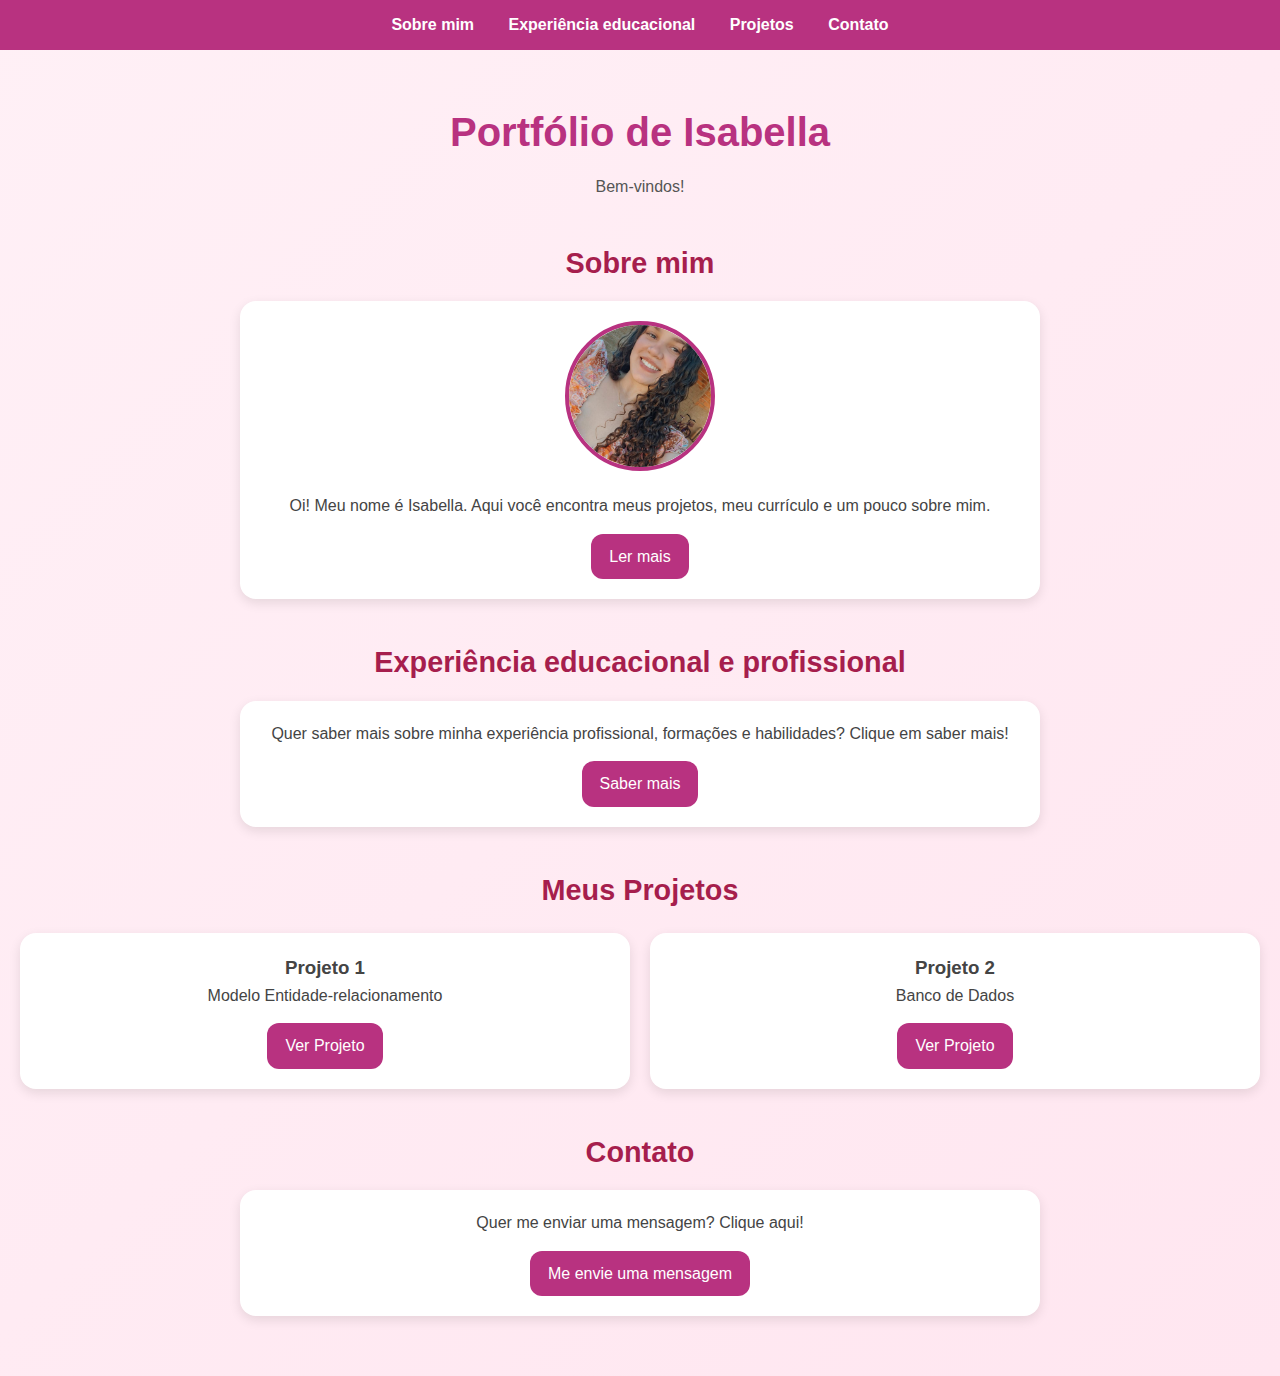
<file: index.html>
<!DOCTYPE html>
<html lang="pt-BR">
<head>
  <meta charset="UTF-8">
  <meta name="viewport" content="width=device-width, initial-scale=1.0">
  <title>Portfólio - Isabella</title>
  <link rel="stylesheet" href="index.css">
</head>
<body>
  <nav>
    <a href="#sobre">Sobre mim</a>
    <a href="#Experiência educacional">Experiência educacional</a>
    <a href="#projetos">Projetos</a>
    <a href="#contato">Contato</a>
  </nav>

  <header>
    <h1> Portfólio de Isabella </h1>
    <p>Bem-vindos!</p>
  </header>

  <!-- Sobre mim -->
  <section class="section" id="sobre">
    <h2>Sobre mim</h2>
    <div class="card">
      <!-- Espaço para foto -->
      <img src="perfil.jpg" alt="Foto de Isabella" class="foto-perfil">
      <p>
        Oi! Meu nome é Isabella. Aqui você encontra meus projetos,
        meu currículo e um pouco sobre mim.
      </p>
      <a href=sobre.html>Ler mais</a>
    </div>
  </section>

  <!-- Currículo -->
  <section class="section" id="Experiência educacional">
    <h2>Experiência educacional e profissional</h2>
    <div class="card">
      <p>
        Quer saber mais sobre minha experiência profissional, formações e habilidades?
        Clique em saber mais!
      </p>
      <a href="currículo.html" target="_blank">Saber mais</a>
    </div>
  </section>

  <section class="section" id="projetos">
    <h2>Meus Projetos</h2>
    <div class="portfolio">
      <div class="card">
        <h3>Projeto 1</h3>
        <p>Modelo Entidade-relacionamento</p>
        <a href="projeto1.html" target="_blank">Ver Projeto</a>
      </div>
      <div class="card">
        <h3>Projeto 2</h3>
        <p>Banco de Dados</p>
        <a href="projeto2.html" target="_blank">Ver Projeto</a>
      </div>
    </div>
  </section>

  <section class="section" id="contato">
    <h2>Contato</h2>
    <div class="card">
      
      <p>
        Quer me enviar uma mensagem? Clique aqui!
      </p>
      <a href="contato.html">Me envie uma mensagem</a>
    </div>
  </section>
</body>
</html>
</file>
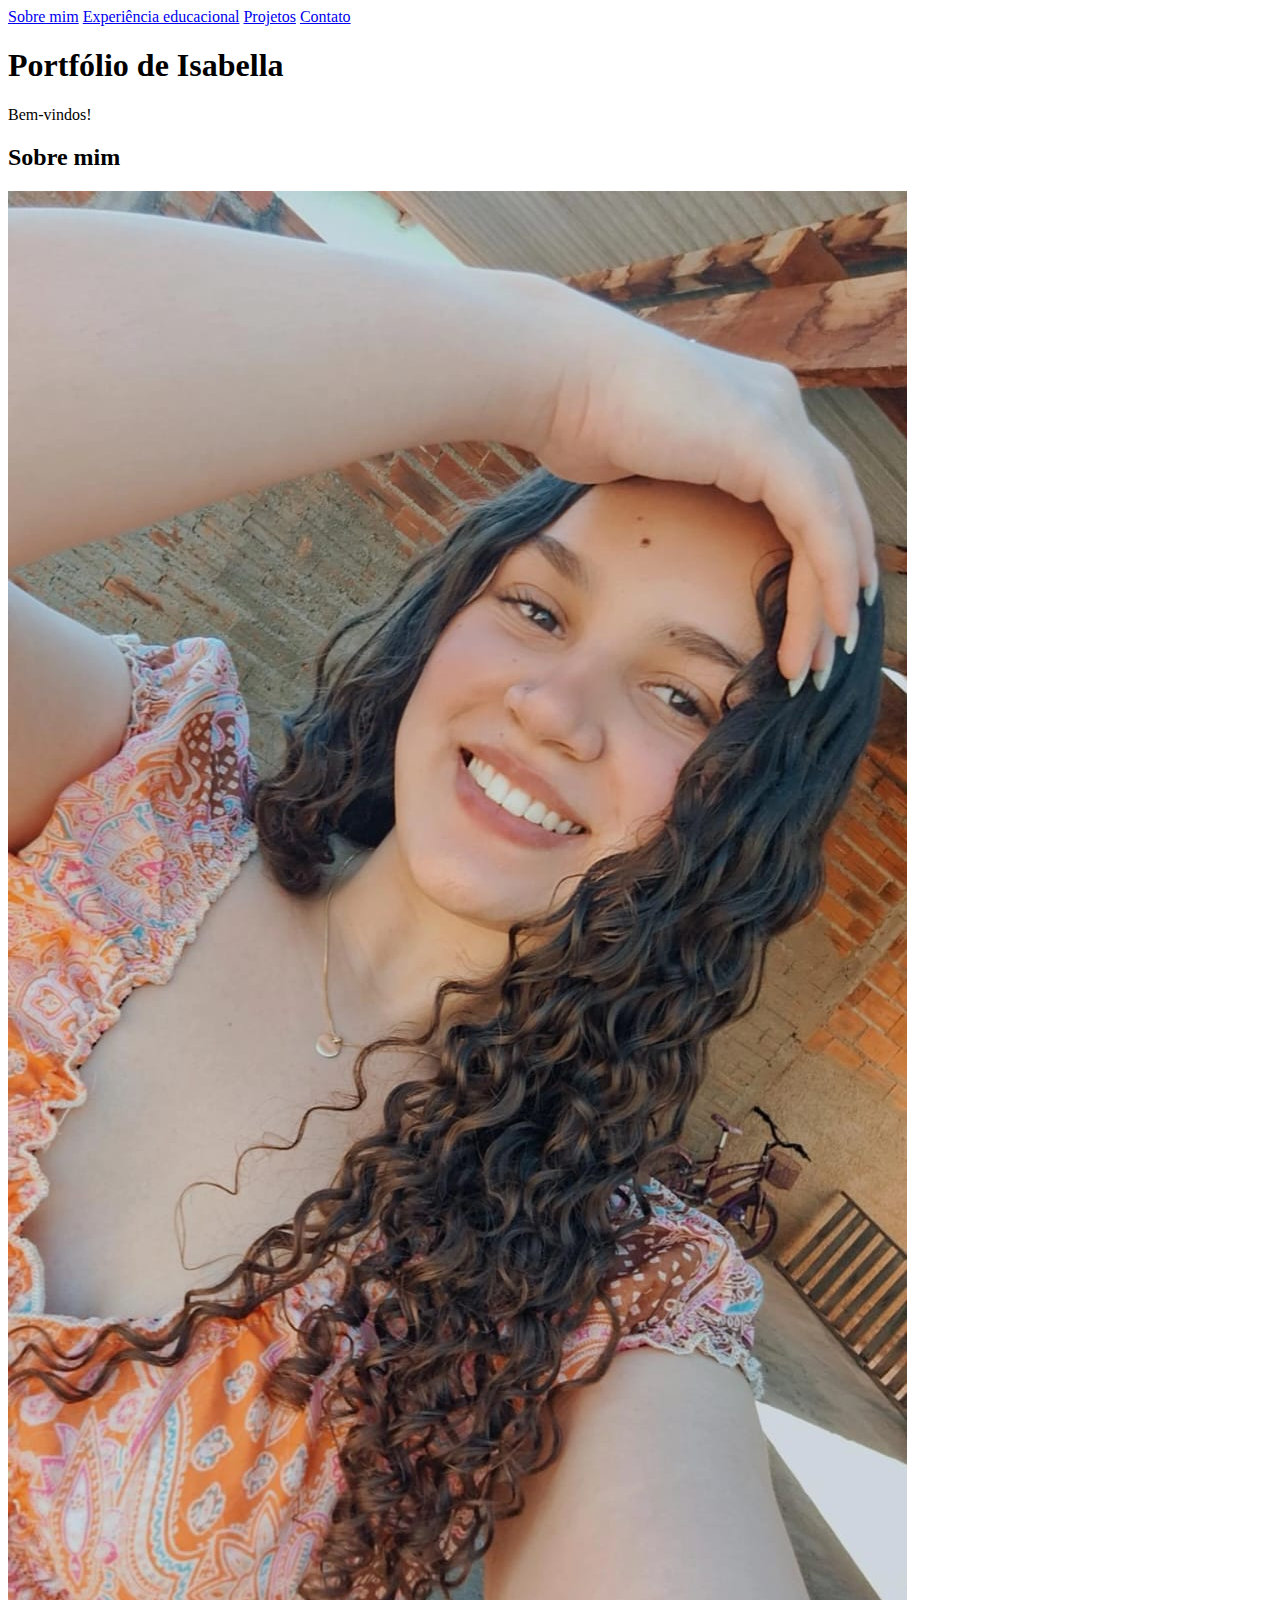
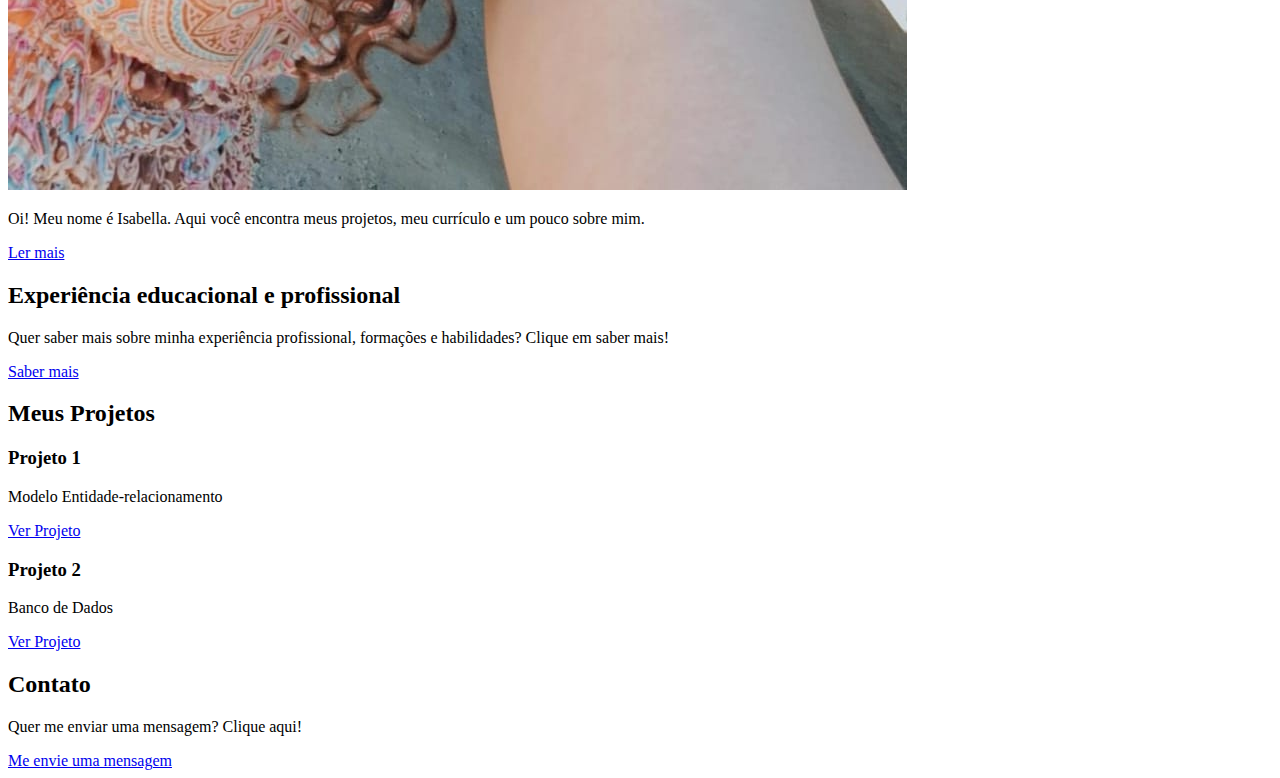
<file: Trabalho Dev.Web/index.html>
<!DOCTYPE html>
<html lang="pt-BR">
<head>
  <meta charset="UTF-8">
  <meta name="viewport" content="width=device-width, initial-scale=1.0">
  <title>Portfólio - Isabella</title>
  <link rel="stylesheet" href="index.html">
</head>
<body>
  <nav>
    <a href="#sobre">Sobre mim</a>
    <a href="#Experiência educacional">Experiência educacional</a>
    <a href="#projetos">Projetos</a>
    <a href="#contato">Contato</a>
  </nav>

  <header>
    <h1> Portfólio de Isabella </h1>
    <p>Bem-vindos!</p>
  </header>

  <!-- Sobre mim -->
  <section class="section" id="sobre">
    <h2>Sobre mim</h2>
    <div class="card">
      <!-- Espaço para foto -->
      <img src="perfil.jpg" alt="Foto de Isabella" class="foto-perfil">
      <p>
        Oi! Meu nome é Isabella. Aqui você encontra meus projetos,
        meu currículo e um pouco sobre mim.
      </p>
      <a href=sobre.html>Ler mais</a>
    </div>
  </section>

  <!-- Currículo -->
  <section class="section" id="Experiência educacional">
    <h2>Experiência educacional e profissional</h2>
    <div class="card">
      <p>
        Quer saber mais sobre minha experiência profissional, formações e habilidades?
        Clique em saber mais!
      </p>
      <a href="currículo.html" target="_blank">Saber mais</a>
    </div>
  </section>

  <section class="section" id="projetos">
    <h2>Meus Projetos</h2>
    <div class="portfolio">
      <div class="card">
        <h3>Projeto 1</h3>
        <p>Modelo Entidade-relacionamento</p>
        <a href="projeto1.html" target="_blank">Ver Projeto</a>
      </div>
      <div class="card">
        <h3>Projeto 2</h3>
        <p>Banco de Dados</p>
        <a href="projeto2.html" target="_blank">Ver Projeto</a>
      </div>
    </div>
  </section>

  <section class="section" id="contato">
    <h2>Contato</h2>
    <div class="card">
      
      <p>
        Quer me enviar uma mensagem? Clique aqui!
      </p>
      <a href="contato.html">Me envie uma mensagem</a>
    </div>
  </section>
</body>
</html>
</file>
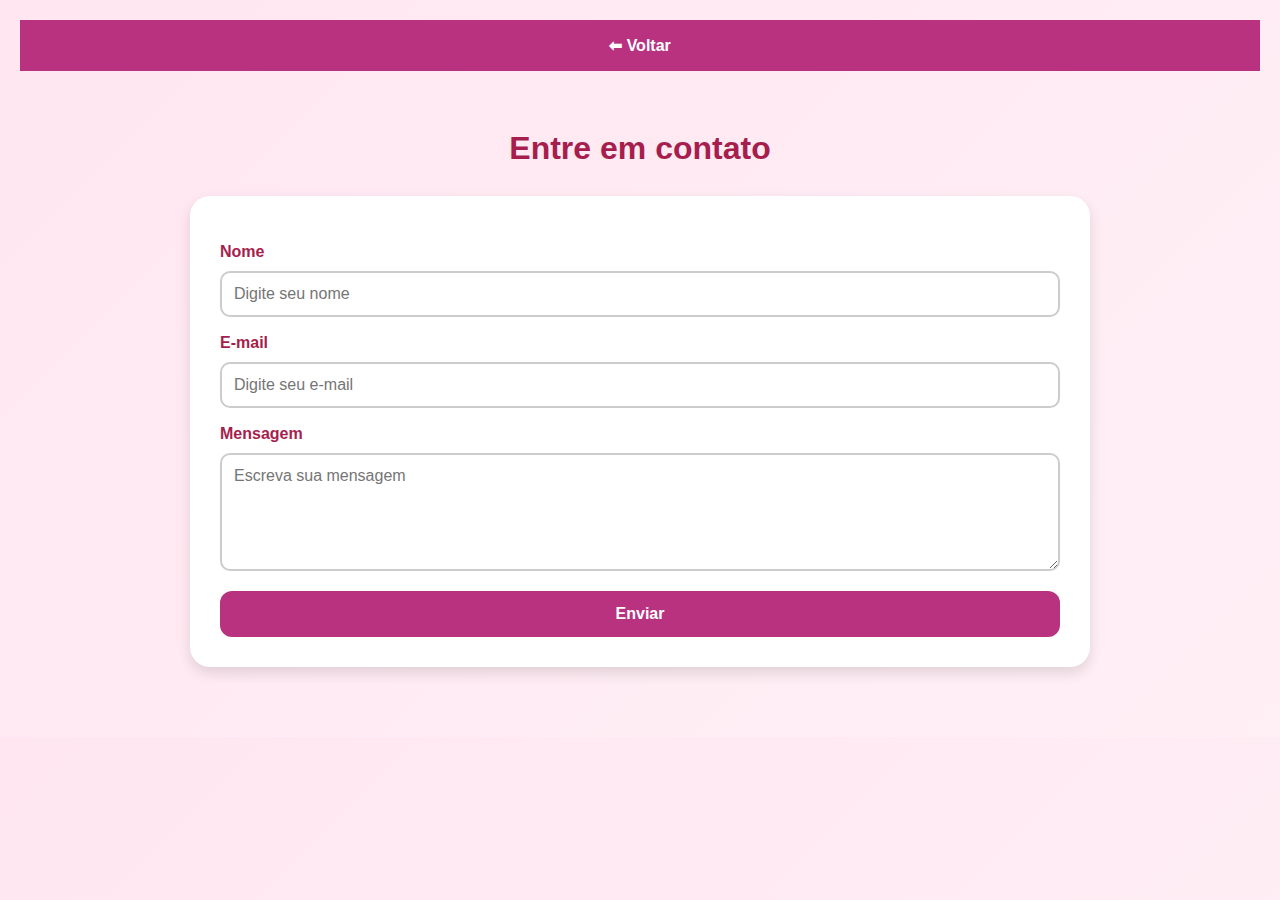
<file: contato.html>
<!DOCTYPE html>
<html lang="pt-BR">
<head>
  <meta charset="UTF-8">
  <meta name="viewport" content="width=device-width, initial-scale=1.0">
  <title>Contato - Isabella</title>
  <link rel="stylesheet" href="contato.css">
</head>
<body>
  <nav>
    <a href="index.html#contato">⬅ Voltar</a>
  </nav>

  <section class="section">
    <h2>Entre em contato</h2>
    <div class="card">
      <form action="#" method="post" class="form-contato">
        <label for="nome">Nome</label>
        <input type="text" id="nome" name="nome" placeholder="Digite seu nome" required>

        <label for="email">E-mail</label>
        <input type="email" id="email" name="email" placeholder="Digite seu e-mail" required>

        <label for="mensagem">Mensagem</label>
        <textarea id="mensagem" name="mensagem" rows="5" placeholder="Escreva sua mensagem" required></textarea>

        <button type="submit">Enviar</button>
      </form>
    </div>
  </section>
</body>
</html>
</file>
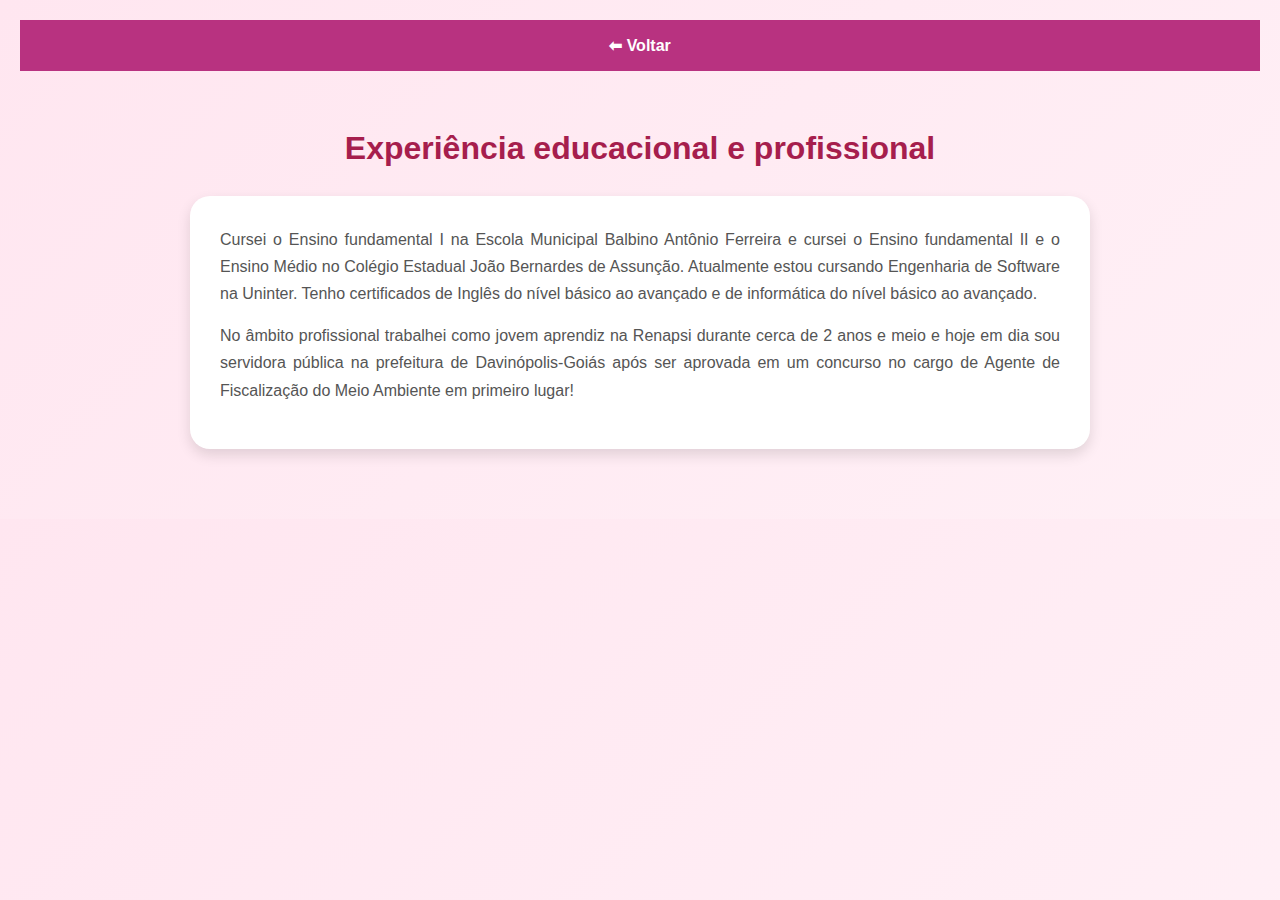
<file: currículo.html>
<!DOCTYPE html>
<html lang="pt-BR">
<head>
  <meta charset="UTF-8">
  <meta name="viewport" content="width=device-width, initial-scale=1.0">
  <title>Sobre mim - Isabella</title>
  <link rel="stylesheet" href="sobre.css">
</head>
<body>
  <nav>
    <a href="index.html">⬅ Voltar</a>
  </nav>

  <section class="section">
    <h2>Experiência educacional e profissional</h2>
    <div class="card">
      <p>
            Cursei o Ensino fundamental I na Escola Municipal Balbino Antônio Ferreira e cursei o Ensino fundamental II e o Ensino Médio no Colégio Estadual João Bernardes de Assunção. Atualmente estou cursando Engenharia de Software na Uninter. Tenho certificados de Inglês do nível básico ao avançado e de informática do nível básico ao avançado.</p>
        <p>
            No âmbito profissional trabalhei como jovem aprendiz na Renapsi durante cerca de 2 anos e meio e hoje em dia sou servidora pública na prefeitura de Davinópolis-Goiás após ser aprovada em um concurso no cargo de Agente de Fiscalização do Meio Ambiente em primeiro lugar!
      </p>
    </div>
  </section>
</body>
</html>
</file>
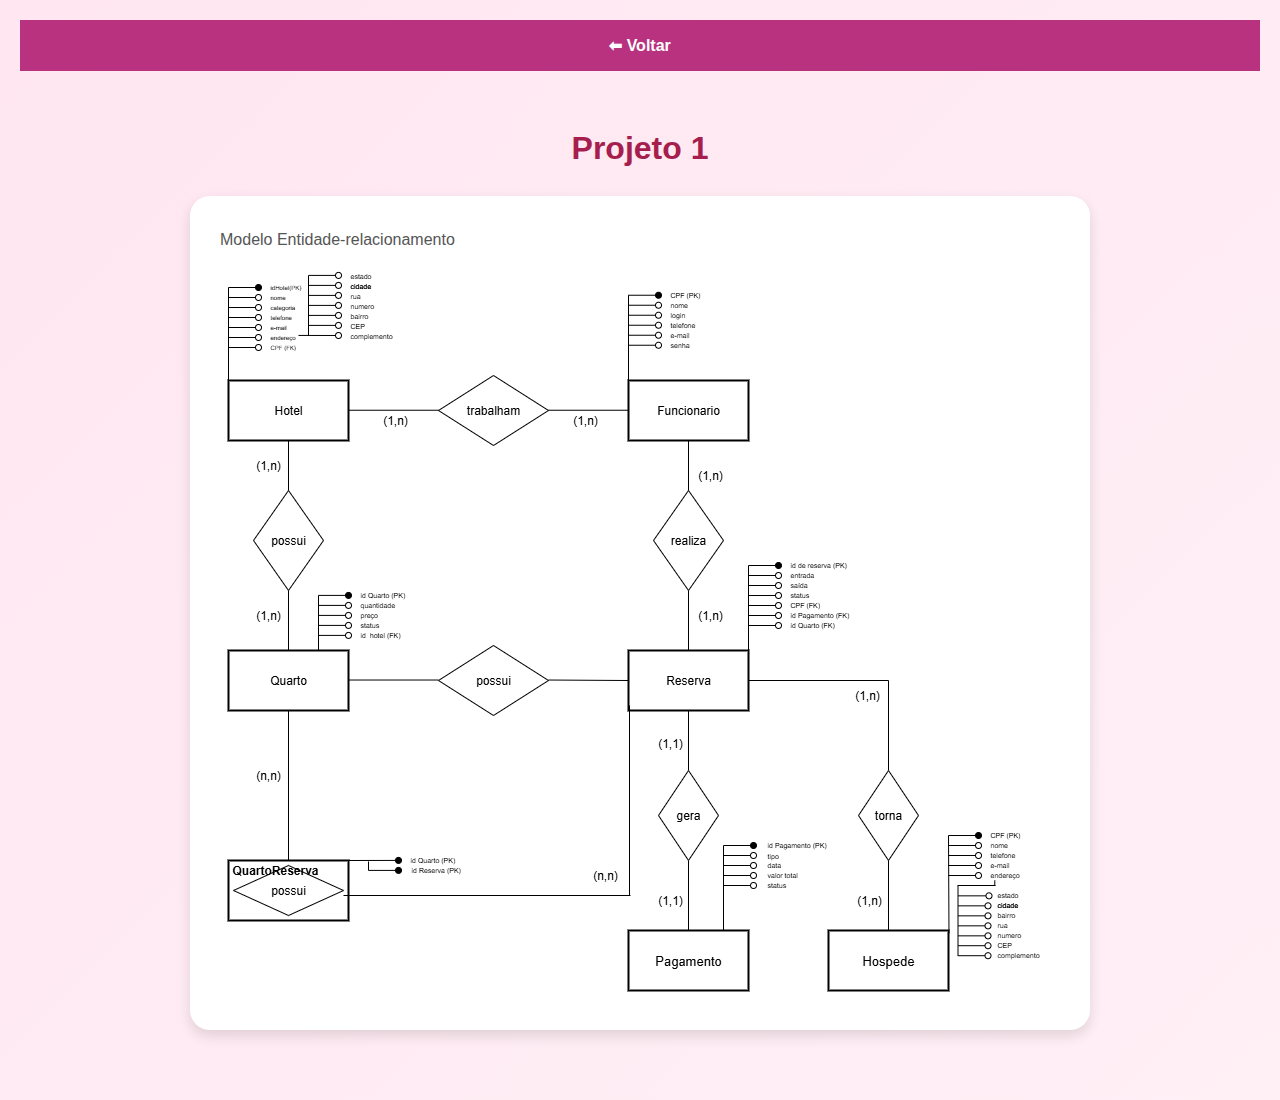
<file: projeto1.html>
<!DOCTYPE html>
<html lang="pt-BR">
<head>
  <meta charset="UTF-8">
  <meta name="viewport" content="width=device-width, initial-scale=1.0">
  <title>Sobre mim - Isabella</title>
  <link rel="stylesheet" href="sobre.css">
</head>
<body>
  <nav>
    <a href="index.html">⬅ Voltar</a>
  </nav>

  <section class="section">
    <h2>Projeto 1</h2>
    <div class="card">
      <p>
           Modelo Entidade-relacionamento</p>
           <img src="Modelo C.drawio (1).png" alt="Modelo Entidade Relacionamento">
       
    </div>
  </section>
</body>
</html>
</file>
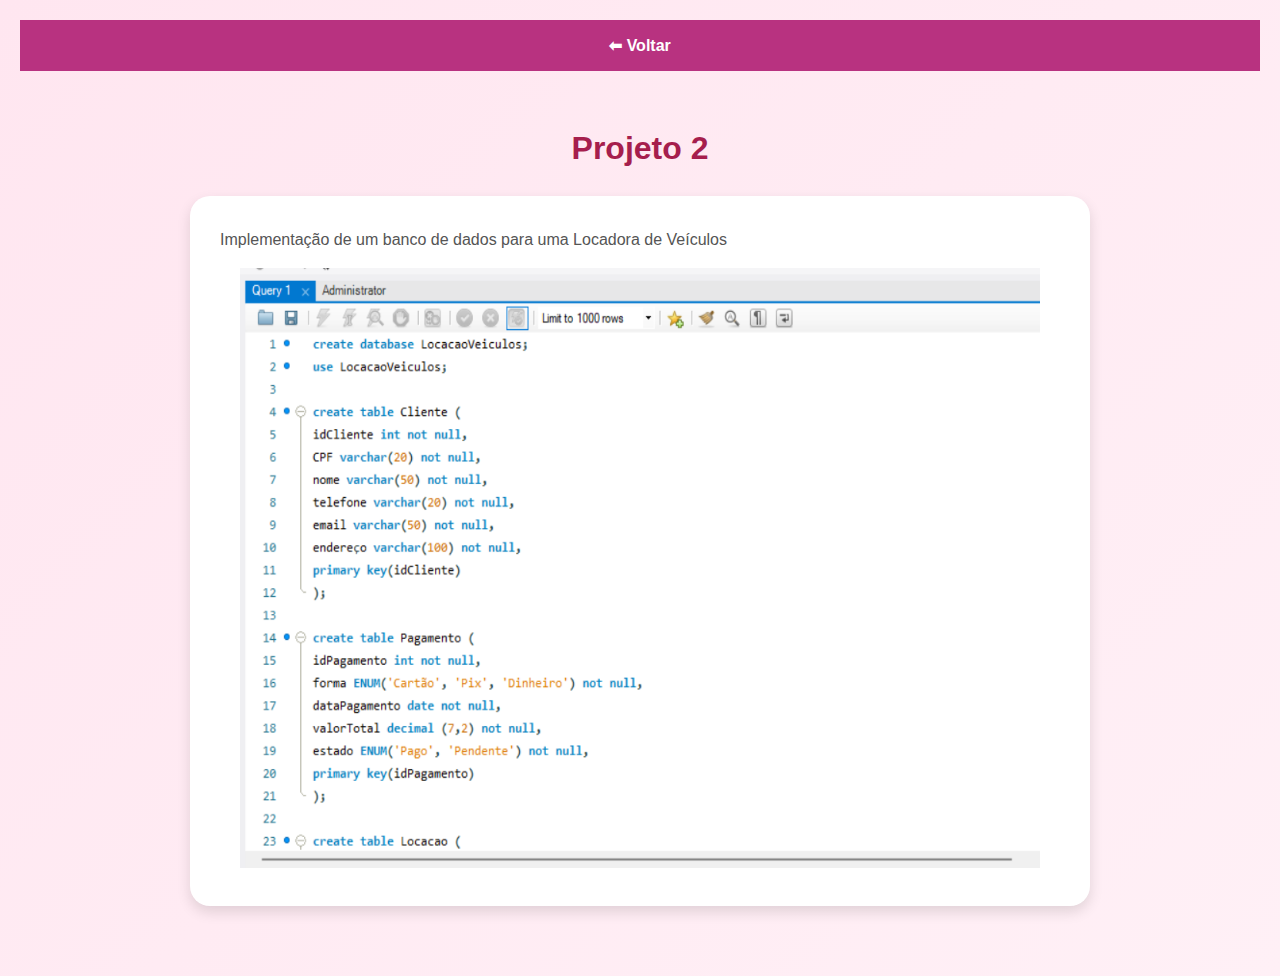
<file: projeto2.html>
<!DOCTYPE html>
<html lang="pt-BR">
<head>
  <meta charset="UTF-8">
  <meta name="viewport" content="width=device-width, initial-scale=1.0">
  <title>Sobre mim - Isabella</title>
  <link rel="stylesheet" href="sobre.css">
</head>
<body>
  <nav>
    <a href="index.html">⬅ Voltar</a>
  </nav>

  <section class="section">
    <h2>Projeto 2</h2>
    <div class="card">
      <p>
           Implementação de um banco de dados para uma Locadora de Veículos</p>
           <img src="Banco de dados.png" alt="Banco de Dados"
           width="800" height="600">
       
    </div>
  </section>
</body>
</html>
</file>
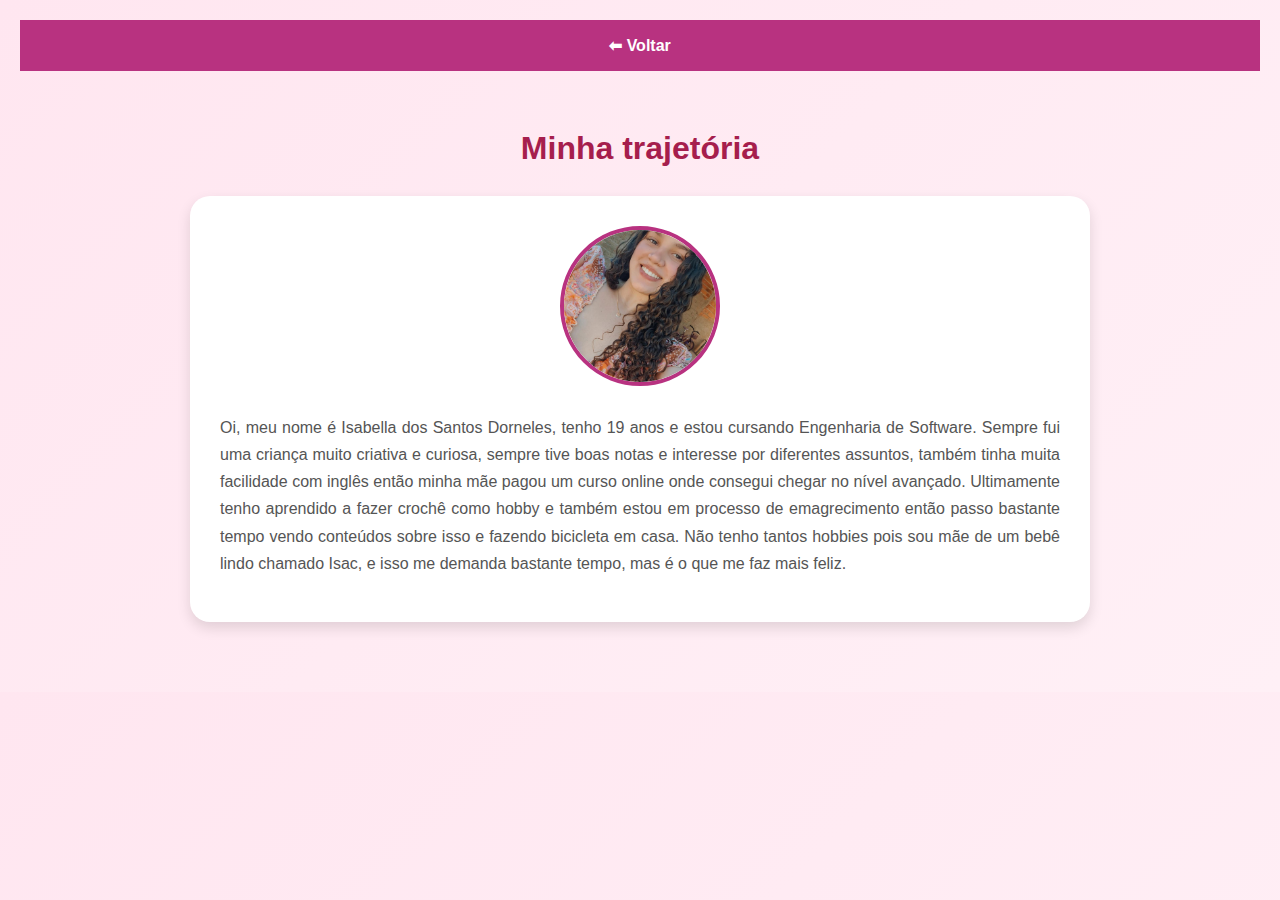
<file: sobre.html>
<!DOCTYPE html>
<html lang="pt-BR">
<head>
  <meta charset="UTF-8">
  <meta name="viewport" content="width=device-width, initial-scale=1.0">
  <title>Sobre mim - Isabella</title>
  <link rel="stylesheet" href="sobre.css">
</head>
<body>
  <nav>
    <a href="index.html">⬅ Voltar</a>
  </nav>

  <section class="section">
    <h2>Minha trajetória</h2>
    <div class="card">
      <img src="perfil.jpg" alt="Foto de Isabella" class="foto-perfil">
      <p>
        Oi, meu nome é Isabella dos Santos Dorneles, tenho 19 anos e estou cursando Engenharia de Software. Sempre fui uma criança muito criativa e curiosa, sempre tive boas notas e interesse por diferentes assuntos, também tinha muita facilidade com inglês então minha mãe pagou um curso online onde consegui chegar no nível avançado. Ultimamente tenho aprendido a fazer crochê como hobby e também estou em processo de emagrecimento então passo bastante tempo vendo conteúdos sobre isso e fazendo bicicleta em casa. Não tenho tantos hobbies pois sou mãe de um bebê lindo chamado Isac, e isso me demanda bastante tempo, mas é o que me faz mais feliz. 
      </p>
    </div>
  </section>
</body>
</html>
</file>
<file: index.css>
/* Reset */
* {
  margin: 0;
  padding: 0;
  box-sizing: border-box;
  font-family: "Segoe UI", sans-serif;
}

body {
  background: linear-gradient(135deg, #fff0f6, #ffe6f0);
  color: #444;
  padding: 20px;
  line-height: 1.6;
}

/* Menu fixo */
nav {
  position: fixed;
  top: 0;
  left: 0;
  width: 100%;
  background: #b83280;
  padding: 12px;
  text-align: center;
  z-index: 1000;
}

nav a {
  color: white;
  margin: 0 15px;
  text-decoration: none;
  font-weight: bold;
  transition: color 0.3s;
}

nav a:hover {
  color: #ffe6f0;
}

header {
  text-align: center;
  margin: 80px 0 40px 0; /* espaço por causa do menu fixo */
}

header h1 {
  font-size: 2.5rem;
  color: #b83280;
  margin-bottom: 10px;
}

header p {
  font-size: 1rem;
  color: #555;
}

/* Layout geral */
.section {
  margin-bottom: 40px;
}

.section h2 {
  color: #a61e4d;
  font-size: 1.8rem;
  margin-bottom: 15px;
  text-align: center;
}

/* Card genérico */
.card {
  background: white;
  padding: 20px;
  border-radius: 16px;
  box-shadow: 0 4px 12px rgba(0,0,0,0.1);
  max-width: 800px;
  margin: 0 auto 20px auto;
  text-align: center;
  transition: transform 0.3s ease;
}

.card:hover {
  transform: translateY(-5px);
}

.card a {
  display: inline-block;
  margin-top: 15px;
  padding: 10px 18px;
  background: #b83280;
  color: white;
  border-radius: 12px;
  text-decoration: none;
  transition: background 0.3s;
}

.card a:hover {
  background: #8a245e;
}

/* Projetos em grid */
.portfolio {
  display: grid;
  grid-template-columns: repeat(auto-fit, minmax(250px, 1fr));
  gap: 20px;
  margin-top: 20px;
}

.portfolio .card {
  margin: 0;
}

/* Foto de perfil */
.foto-perfil {
  width: 150px;
  height: 150px;
  border-radius: 50%;
  object-fit: cover;
  margin-bottom: 15px;
  border: 4px solid #b83280;
}
</file>
<file: contato.css>
/* Reset básico */
* {
  margin: 0;
  padding: 0;
  box-sizing: border-box;
  font-family: "Segoe UI", sans-serif;
}

body {
  background: linear-gradient(135deg, #ffe6f0, #fff0f6);
  color: #444;
  padding: 20px;
  line-height: 1.7;
}

/* Menu simples */
nav {
  background: #b83280;
  padding: 12px;
  text-align: center;
}

nav a {
  color: white;
  font-weight: bold;
  text-decoration: none;
  font-size: 1rem;
  transition: color 0.3s;
}

nav a:hover {
  color: #ffe6f0;
}

/* Estrutura da seção */
.section {
  margin: 50px auto;
  max-width: 900px;
}

.section h2 {
  text-align: center;
  font-size: 2rem;
  color: #a61e4d;
  margin-bottom: 20px;
}

/* Card */
.card {
  background: white;
  padding: 30px;
  border-radius: 20px;
  box-shadow: 0 6px 14px rgba(0,0,0,0.12);
  transition: transform 0.3s ease;
}

.card:hover {
  transform: translateY(-6px);
}

/* Formulário */
.form-contato {
  display: flex;
  flex-direction: column;
}

.form-contato label {
  margin: 12px 0 6px;
  font-weight: bold;
  color: #a61e4d;
}

.form-contato input,
.form-contato textarea {
  padding: 12px;
  border: 2px solid #ccc;
  border-radius: 10px;
  font-size: 1rem;
  transition: border-color 0.3s;
}

.form-contato input:focus,
.form-contato textarea:focus {
  outline: none;
  border-color: #b83280;
}

/* Botão */
.form-contato button {
  margin-top: 20px;
  padding: 14px;
  background: #b83280;
  color: white;
  font-size: 1rem;
  font-weight: bold;
  border: none;
  border-radius: 12px;
  cursor: pointer;
  transition: background 0.3s ease, transform 0.2s ease;
}

.form-contato button:hover {
  background: #a61e4d;
  transform: scale(1.03);
}
</file>
<file: sobre.css>
/* Reset básico */
* {
  margin: 0;
  padding: 0;
  box-sizing: border-box;
  font-family: "Segoe UI", sans-serif;
}

body {
  background: linear-gradient(135deg, #ffe6f0, #fff0f6);
  color: #444;
  padding: 20px;
  line-height: 1.7;
}

/* Menu simples */
nav {
  background: #b83280;
  padding: 12px;
  text-align: center;
}

nav a {
  color: white;
  font-weight: bold;
  text-decoration: none;
  font-size: 1rem;
  transition: color 0.3s;
}

nav a:hover {
  color: #ffe6f0;
}

/* Estrutura da seção */
.section {
  margin: 50px auto;
  max-width: 900px;
}

.section h2 {
  text-align: center;
  font-size: 2rem;
  color: #a61e4d;
  margin-bottom: 20px;
}

/* Card principal */
.card {
  background: white;
  padding: 30px;
  border-radius: 20px;
  box-shadow: 0 6px 14px rgba(0,0,0,0.12);
  text-align: center;
  transition: transform 0.3s ease;
}

.card:hover {
  transform: translateY(-6px);
}

/* Foto de perfil */
.foto-perfil {
  width: 160px;
  height: 160px;
  border-radius: 50%;
  object-fit: cover;
  margin-bottom: 20px;
  border: 4px solid #b83280;
  transition: transform 0.3s;
}

.foto-perfil:hover {
  transform: scale(1.05);
}

/* Texto */
.card p {
  margin-bottom: 15px;
  font-size: 1rem;
  color: #555;
  text-align: justify;
}
</file>
